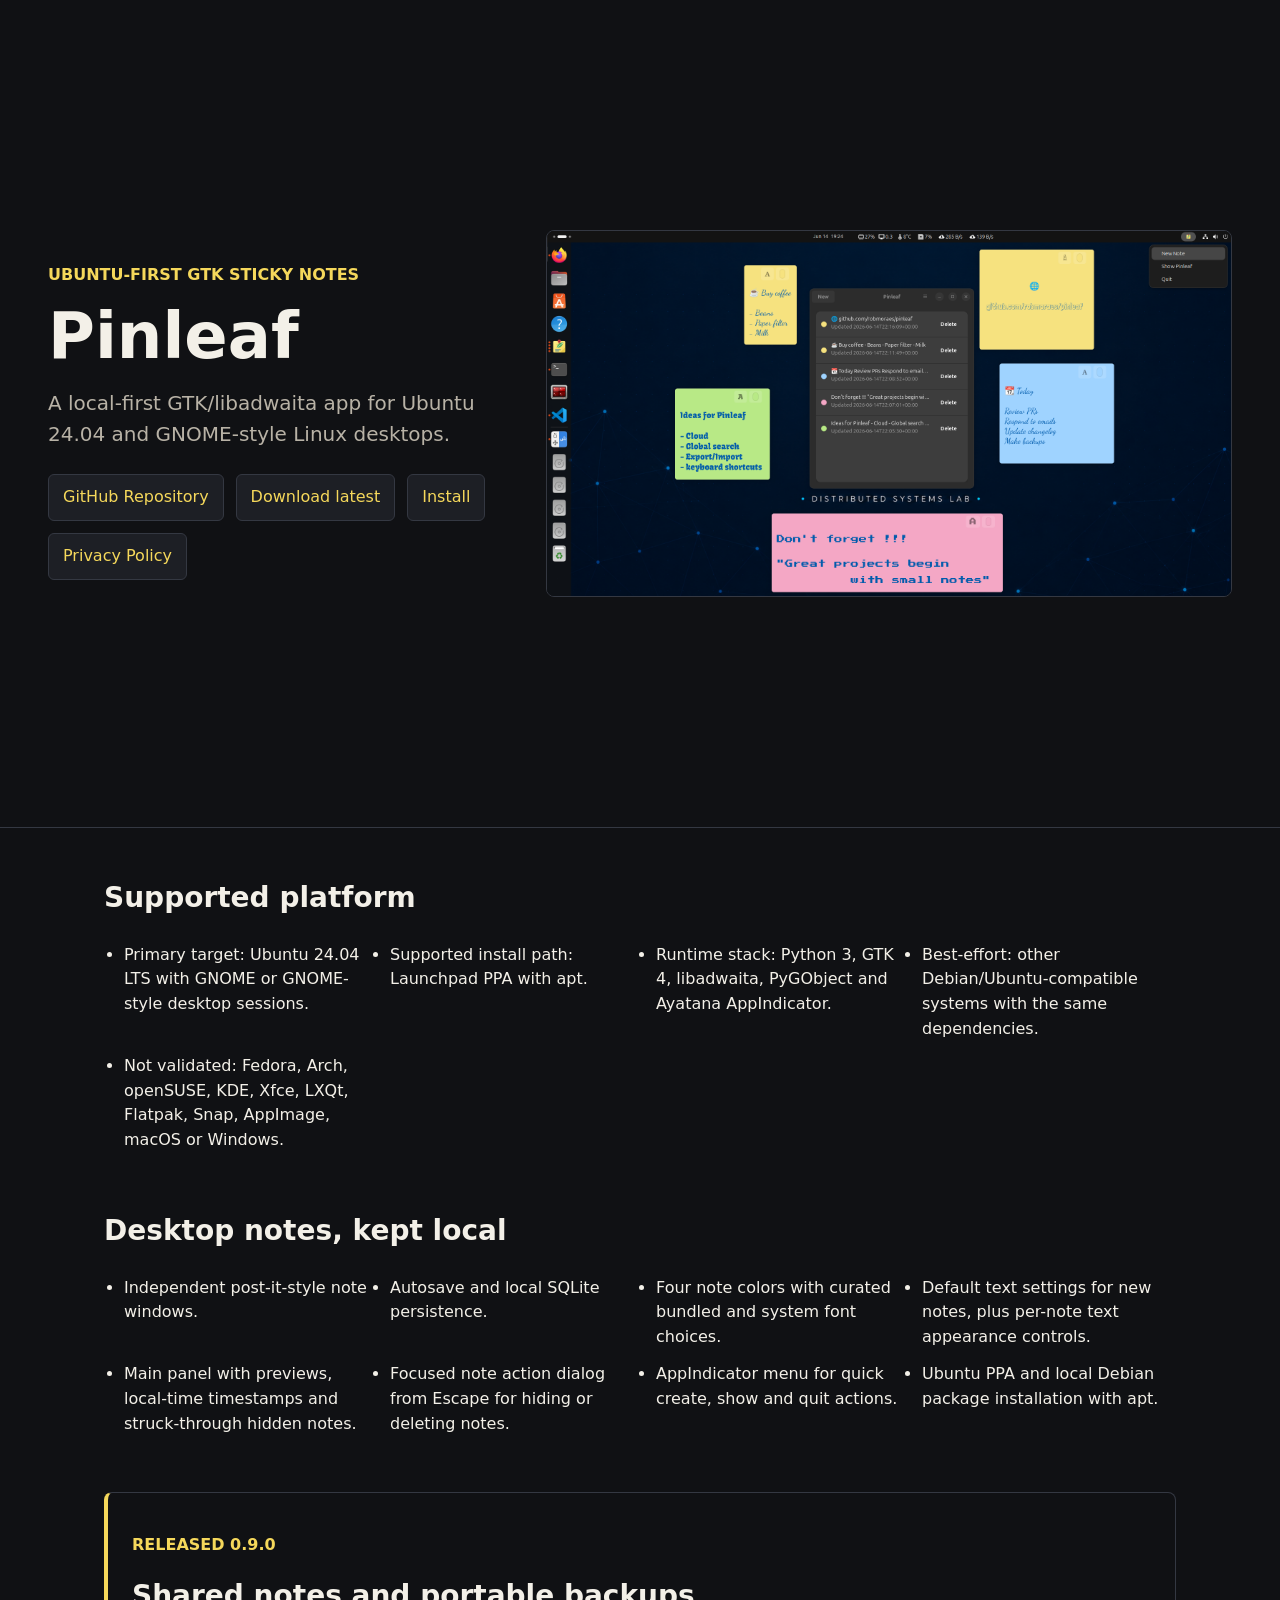
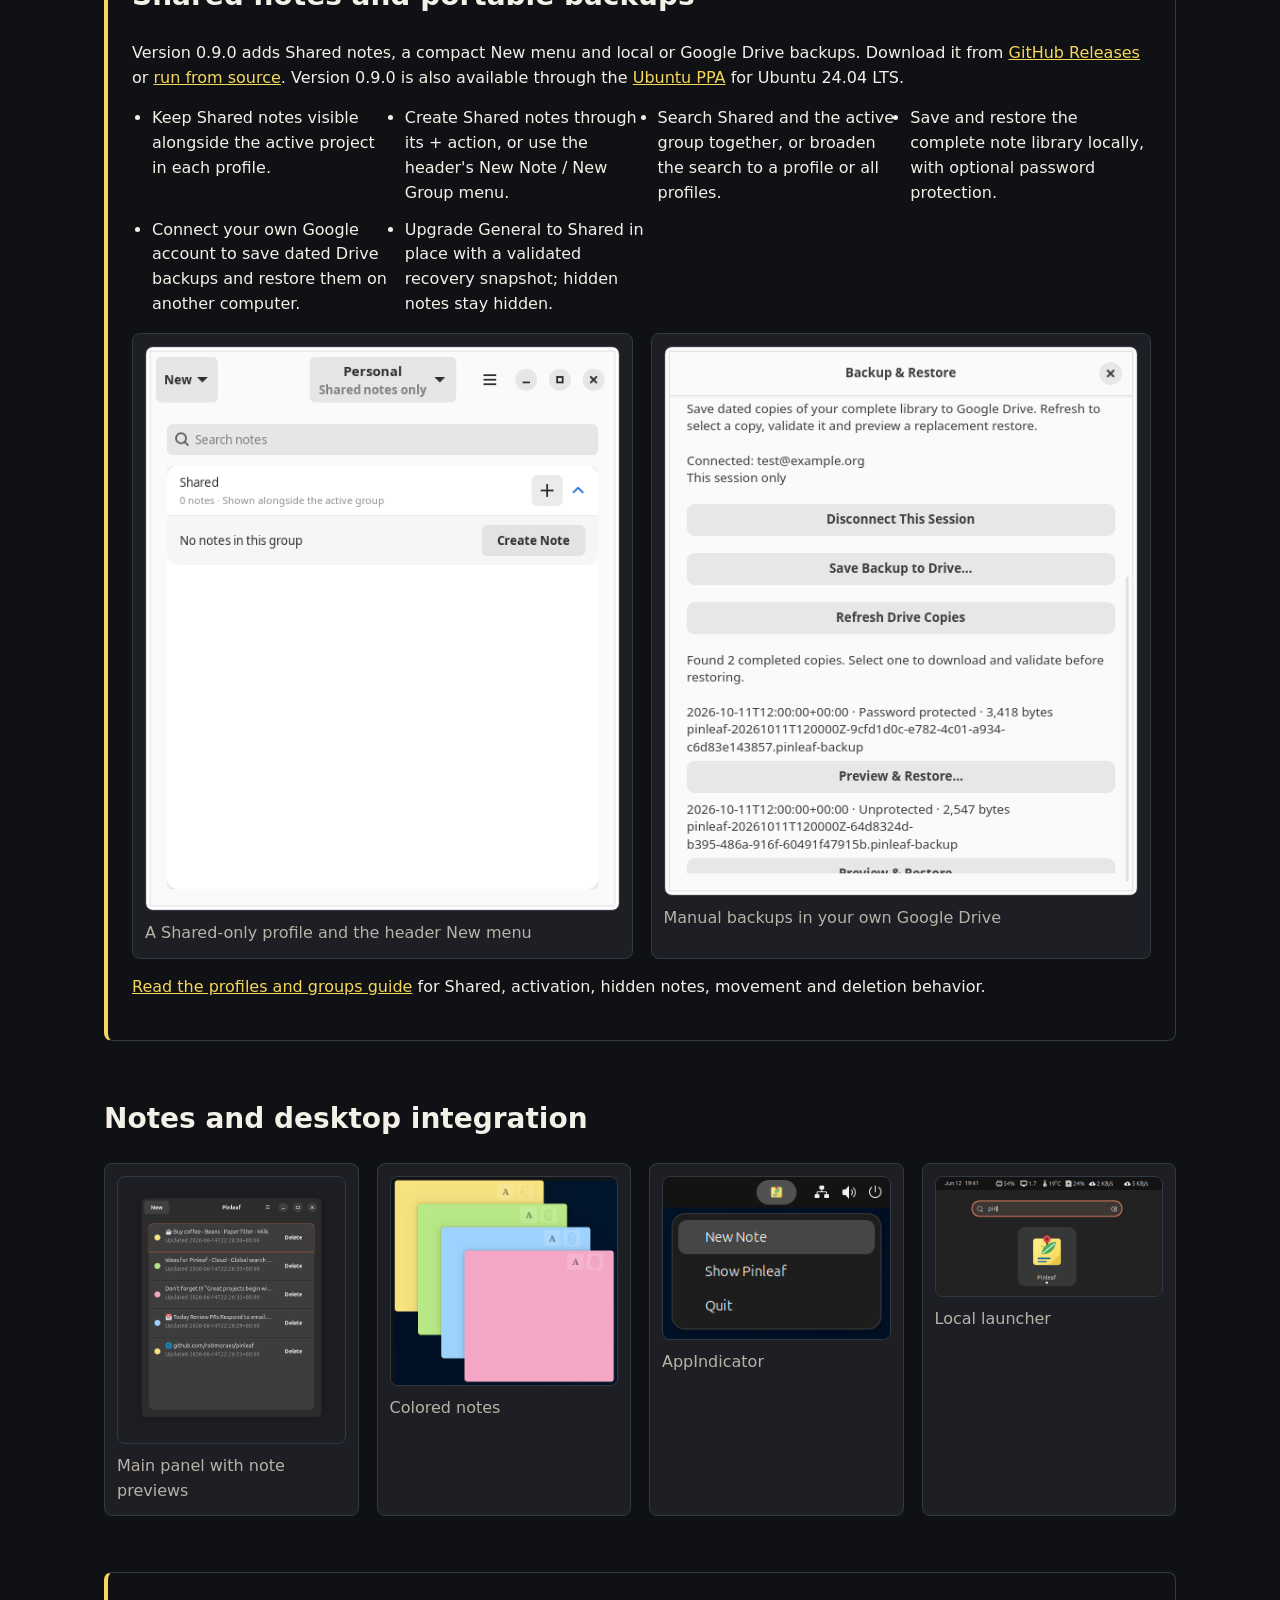
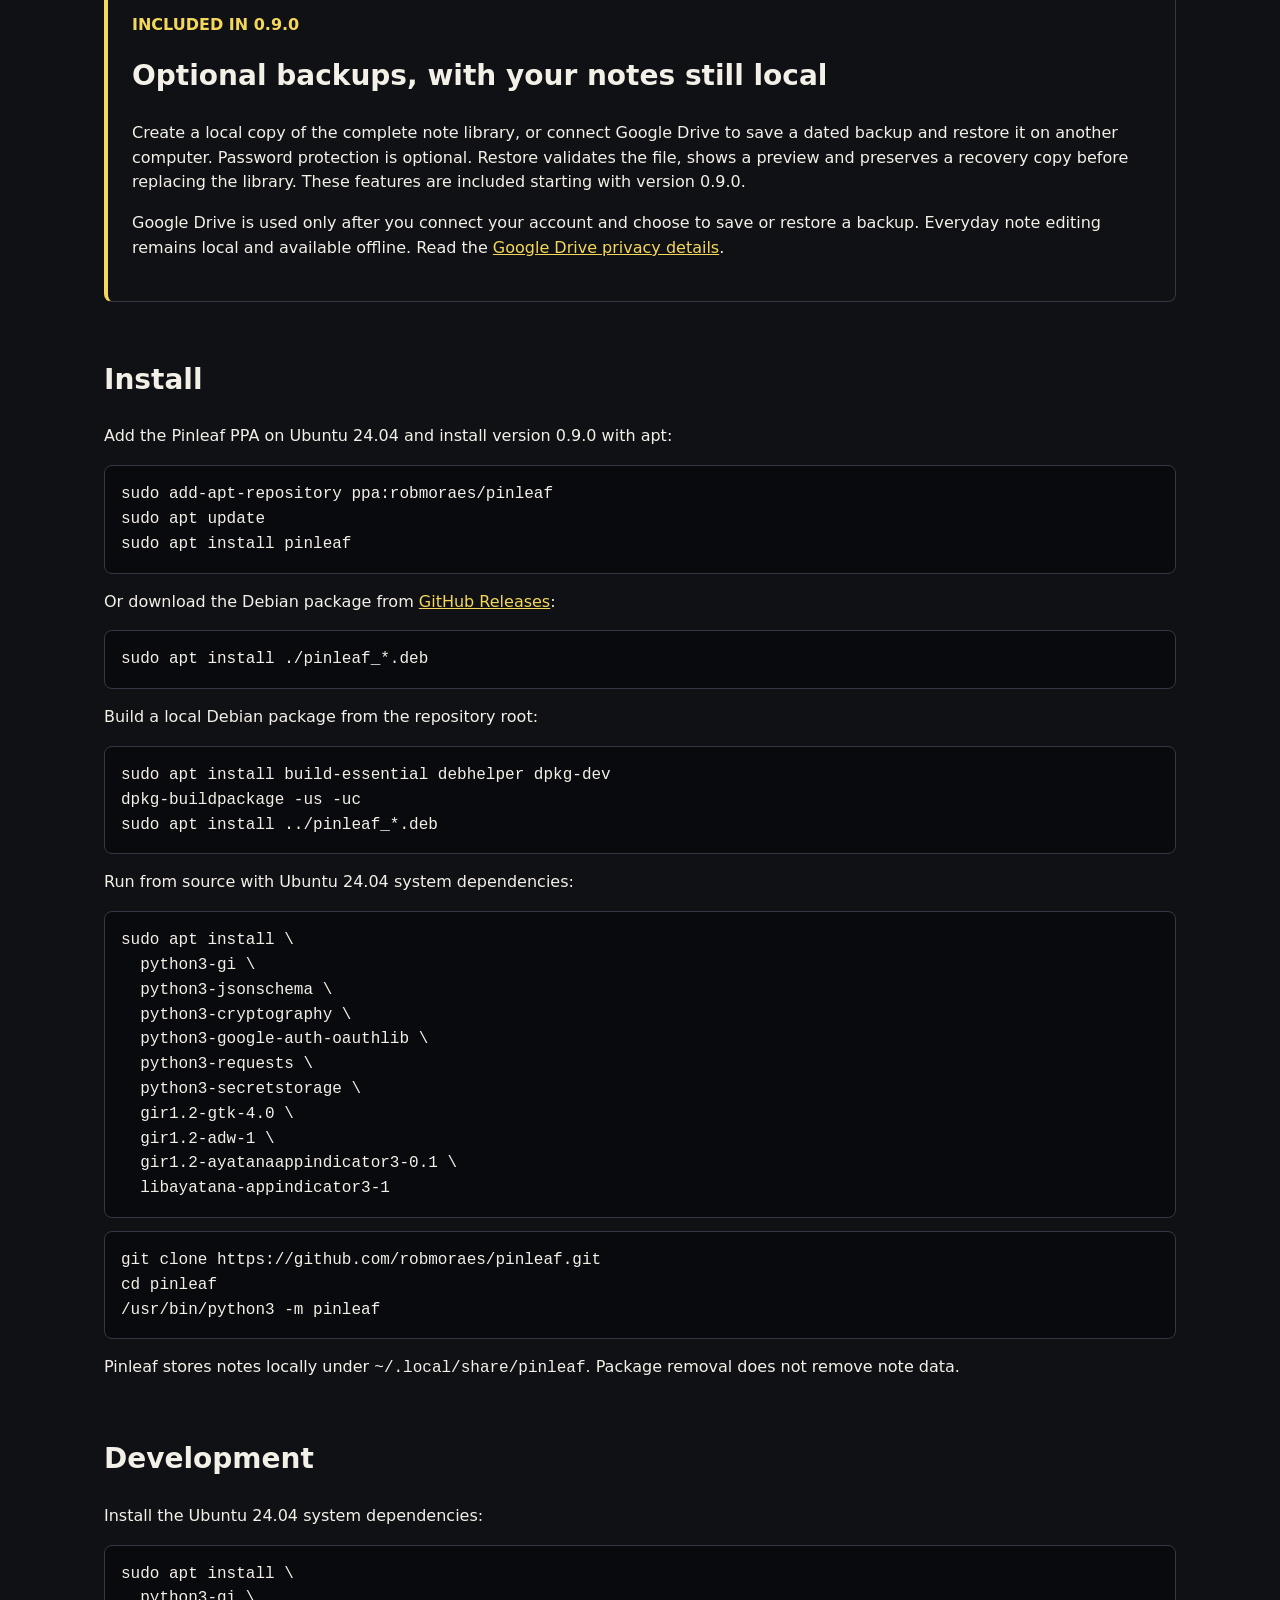
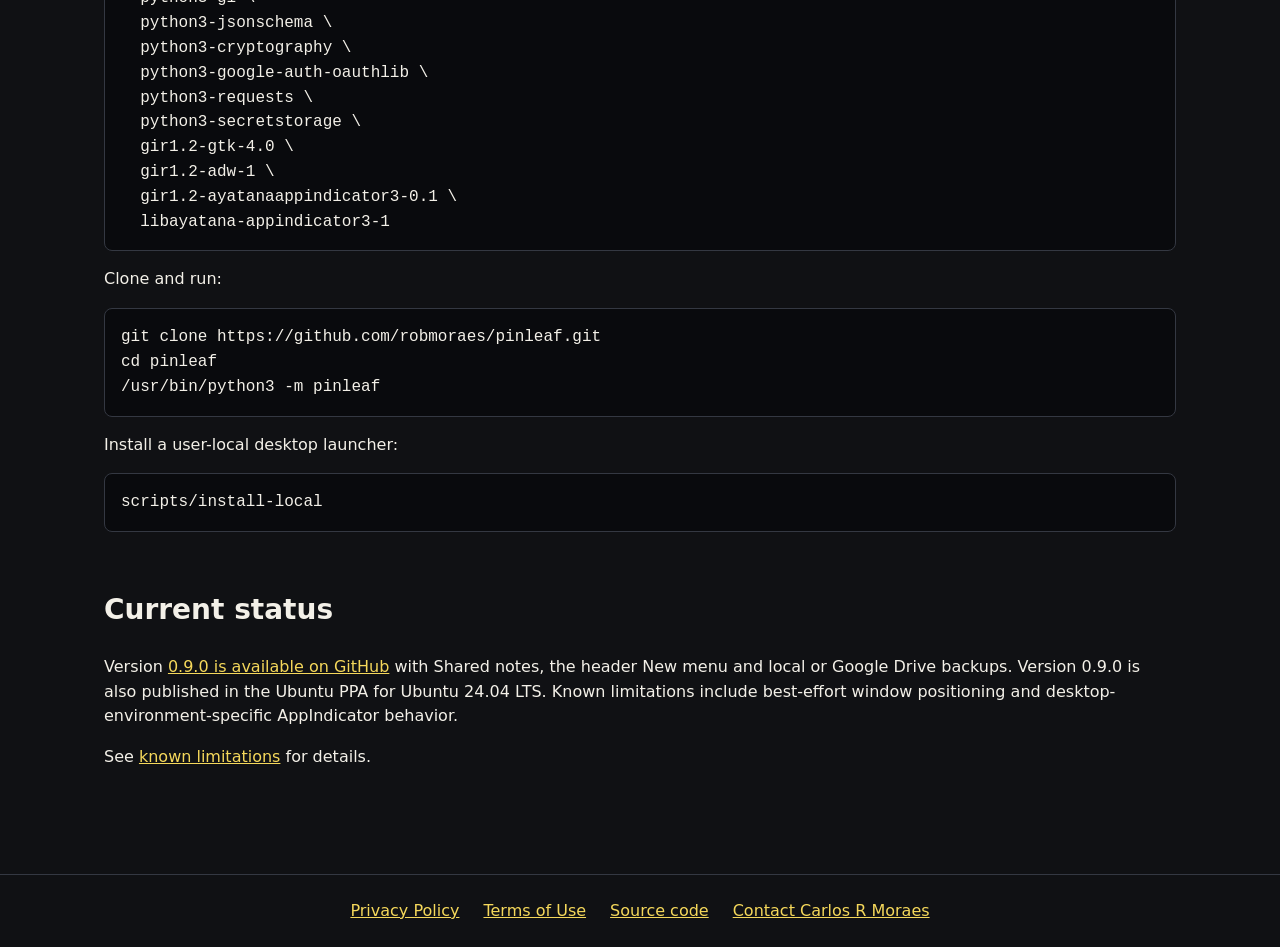
<file: docs/site/index.html>
<!doctype html>
<html lang="en">
  <head>
    <meta charset="utf-8">
    <meta name="viewport" content="width=device-width, initial-scale=1">
    <title>Pinleaf</title>
    <meta name="description" content="Pinleaf is a local-first desktop sticky notes app for Ubuntu-first, GNOME-style Linux desktops.">
    <link rel="canonical" href="https://pinleaf.dslab.dev.br/">
    <link rel="stylesheet" href="styles.css">
  </head>
  <body>
    <header class="hero">
      <div class="hero-copy">
        <p class="eyebrow">Ubuntu-first GTK sticky notes</p>
        <h1>Pinleaf</h1>
        <p class="lead">
          A local-first GTK/libadwaita app for Ubuntu 24.04 and GNOME-style
          Linux desktops.
        </p>
        <div class="actions">
          <a href="https://github.com/robmoraes/pinleaf">GitHub Repository</a>
          <a href="https://github.com/robmoraes/pinleaf/releases/latest">Download latest</a>
          <a href="#install">Install</a>
          <a href="privacy.html">Privacy Policy</a>
        </div>
      </div>
      <img src="assets/screenshots/overview.png" alt="Pinleaf desktop with four colored notes, the main panel and the AppIndicator menu open.">
    </header>

    <main>
      <section>
        <h2>Supported platform</h2>
        <ul class="features">
          <li>Primary target: Ubuntu 24.04 LTS with GNOME or GNOME-style desktop sessions.</li>
          <li>Supported install path: Launchpad PPA with apt.</li>
          <li>Runtime stack: Python 3, GTK 4, libadwaita, PyGObject and Ayatana AppIndicator.</li>
          <li>Best-effort: other Debian/Ubuntu-compatible systems with the same dependencies.</li>
          <li>Not validated: Fedora, Arch, openSUSE, KDE, Xfce, LXQt, Flatpak, Snap, AppImage, macOS or Windows.</li>
        </ul>
      </section>

      <section>
        <h2>Desktop notes, kept local</h2>
        <ul class="features">
          <li>Independent post-it-style note windows.</li>
          <li>Autosave and local SQLite persistence.</li>
          <li>Four note colors with curated bundled and system font choices.</li>
          <li>Default text settings for new notes, plus per-note text appearance controls.</li>
          <li>Main panel with previews, local-time timestamps and struck-through hidden notes.</li>
          <li>Focused note action dialog from Escape for hiding or deleting notes.</li>
          <li>AppIndicator menu for quick create, show and quit actions.</li>
          <li>Ubuntu PPA and local Debian package installation with apt.</li>
        </ul>
      </section>

      <section id="preview" class="release-highlights">
        <p class="eyebrow">Released 0.9.0</p>
        <h2>Shared notes and portable backups</h2>
        <p>
          Version 0.9.0 adds Shared notes, a compact New menu and local or
          Google Drive backups. Download it from
          <a href="https://github.com/robmoraes/pinleaf/releases/tag/v0.9.0">GitHub Releases</a>
          or <a href="#run">run from source</a>.
          Version 0.9.0 is also available through the
          <a href="#install">Ubuntu PPA</a> for Ubuntu 24.04 LTS.
        </p>
        <ul class="features">
          <li>Keep Shared notes visible alongside the active project in each profile.</li>
          <li>Create Shared notes through its + action, or use the header's New Note / New Group menu.</li>
          <li>Search Shared and the active group together, or broaden the search to a profile or all profiles.</li>
          <li>Save and restore the complete note library locally, with optional password protection.</li>
          <li>Connect your own Google account to save dated Drive backups and restore them on another computer.</li>
          <li>Upgrade General to Shared in place with a validated recovery snapshot; hidden notes stay hidden.</li>
        </ul>
        <div class="gallery release-gallery">
          <figure>
            <img src="assets/screenshots/shared-panel.png" width="520" height="620" loading="lazy" alt="Pinleaf 0.9.0 source panel with a Shared-only profile, its + action and the New dropdown in the header.">
            <figcaption>A Shared-only profile and the header New menu</figcaption>
          </figure>
          <figure>
            <img src="assets/screenshots/drive-backups.png" width="500" height="580" loading="lazy" alt="Pinleaf Backup and Restore window listing protected and unprotected synthetic Google Drive copies with Preview and Restore actions.">
            <figcaption>Manual backups in your own Google Drive</figcaption>
          </figure>
        </div>
        <p>
          <a href="https://github.com/robmoraes/pinleaf/blob/main/README.md#profiles-and-groups">Read the profiles and groups guide</a>
          for Shared, activation, hidden notes, movement and deletion behavior.
        </p>
      </section>

      <section>
        <h2>Notes and desktop integration</h2>
        <div class="gallery">
          <figure>
            <img src="assets/screenshots/panel.png" alt="Pinleaf main panel listing notes with color indicators, previews and timestamps.">
            <figcaption>Main panel with note previews</figcaption>
          </figure>
          <figure>
            <img src="assets/screenshots/notes.png" alt="Four overlapping Pinleaf note windows in yellow, green, blue and pink.">
            <figcaption>Colored notes</figcaption>
          </figure>
          <figure>
            <img src="assets/screenshots/indicator.png" alt="Pinleaf AppIndicator menu with New Note, Show Pinleaf and Quit actions.">
            <figcaption>AppIndicator</figcaption>
          </figure>
          <figure>
            <img src="assets/screenshots/launcher.png" alt="Pinleaf appearing in Ubuntu application search.">
            <figcaption>Local launcher</figcaption>
          </figure>
        </div>
      </section>

      <section id="backups" class="release-highlights">
        <p class="eyebrow">Included in 0.9.0</p>
        <h2>Optional backups, with your notes still local</h2>
        <p>
          Create a local copy of the complete note library, or connect Google
          Drive to save a dated backup and restore it on another computer.
          Password protection is optional. Restore validates the file, shows a
          preview and preserves a recovery copy before replacing the library.
          These features are included starting with version 0.9.0.
        </p>
        <p>
          Google Drive is used only after you connect your account and
          choose to save or restore a backup. Everyday note editing remains
          local and available offline. Read the
          <a href="privacy.html#google-drive">Google Drive privacy details</a>.
        </p>
      </section>

      <section id="install">
        <h2>Install</h2>
        <p>
          Add the Pinleaf PPA on Ubuntu 24.04 and install version 0.9.0 with apt:
        </p>
        <pre><code>sudo add-apt-repository ppa:robmoraes/pinleaf
sudo apt update
sudo apt install pinleaf</code></pre>

        <p>
          Or download the Debian package from
          <a href="https://github.com/robmoraes/pinleaf/releases/latest">GitHub Releases</a>:
        </p>
        <pre><code>sudo apt install ./pinleaf_*.deb</code></pre>

        <p>Build a local Debian package from the repository root:</p>
        <pre><code>sudo apt install build-essential debhelper dpkg-dev
dpkg-buildpackage -us -uc
sudo apt install ../pinleaf_*.deb</code></pre>

        <p>Run from source with Ubuntu 24.04 system dependencies:</p>
        <pre><code>sudo apt install \
  python3-gi \
  python3-jsonschema \
  python3-cryptography \
  python3-google-auth-oauthlib \
  python3-requests \
  python3-secretstorage \
  gir1.2-gtk-4.0 \
  gir1.2-adw-1 \
  gir1.2-ayatanaappindicator3-0.1 \
  libayatana-appindicator3-1</code></pre>

        <pre><code>git clone https://github.com/robmoraes/pinleaf.git
cd pinleaf
/usr/bin/python3 -m pinleaf</code></pre>

        <p>Pinleaf stores notes locally under <code>~/.local/share/pinleaf</code>. Package removal does not remove note data.</p>
      </section>

      <section id="run">
        <h2>Development</h2>
        <p>Install the Ubuntu 24.04 system dependencies:</p>
        <pre><code>sudo apt install \
  python3-gi \
  python3-jsonschema \
  python3-cryptography \
  python3-google-auth-oauthlib \
  python3-requests \
  python3-secretstorage \
  gir1.2-gtk-4.0 \
  gir1.2-adw-1 \
  gir1.2-ayatanaappindicator3-0.1 \
  libayatana-appindicator3-1</code></pre>

        <p>Clone and run:</p>
        <pre><code>git clone https://github.com/robmoraes/pinleaf.git
cd pinleaf
/usr/bin/python3 -m pinleaf</code></pre>

        <p>Install a user-local desktop launcher:</p>
        <pre><code>scripts/install-local</code></pre>
      </section>

      <section>
        <h2>Current status</h2>
        <p>
          Version
          <a href="https://github.com/robmoraes/pinleaf/releases/tag/v0.9.0">0.9.0 is available on GitHub</a>
          with Shared notes, the header New menu and local or Google Drive backups.
          Version 0.9.0 is also published in the Ubuntu PPA for Ubuntu 24.04 LTS.
          Known limitations include
          best-effort window positioning and desktop-environment-specific
          AppIndicator behavior.
        </p>
        <p>
          See <a href="https://github.com/robmoraes/pinleaf/blob/main/docs/known-limitations.md">known limitations</a>
          for details.
        </p>
      </section>
    </main>
    <footer class="site-footer">
      <nav aria-label="Site links">
        <a href="privacy.html">Privacy Policy</a>
        <a href="terms.html">Terms of Use</a>
        <a href="https://github.com/robmoraes/pinleaf">Source code</a>
        <a href="mailto:carlos.moraes.as@gmail.com">Contact Carlos R Moraes</a>
      </nav>
    </footer>
  </body>
</html>
</file>
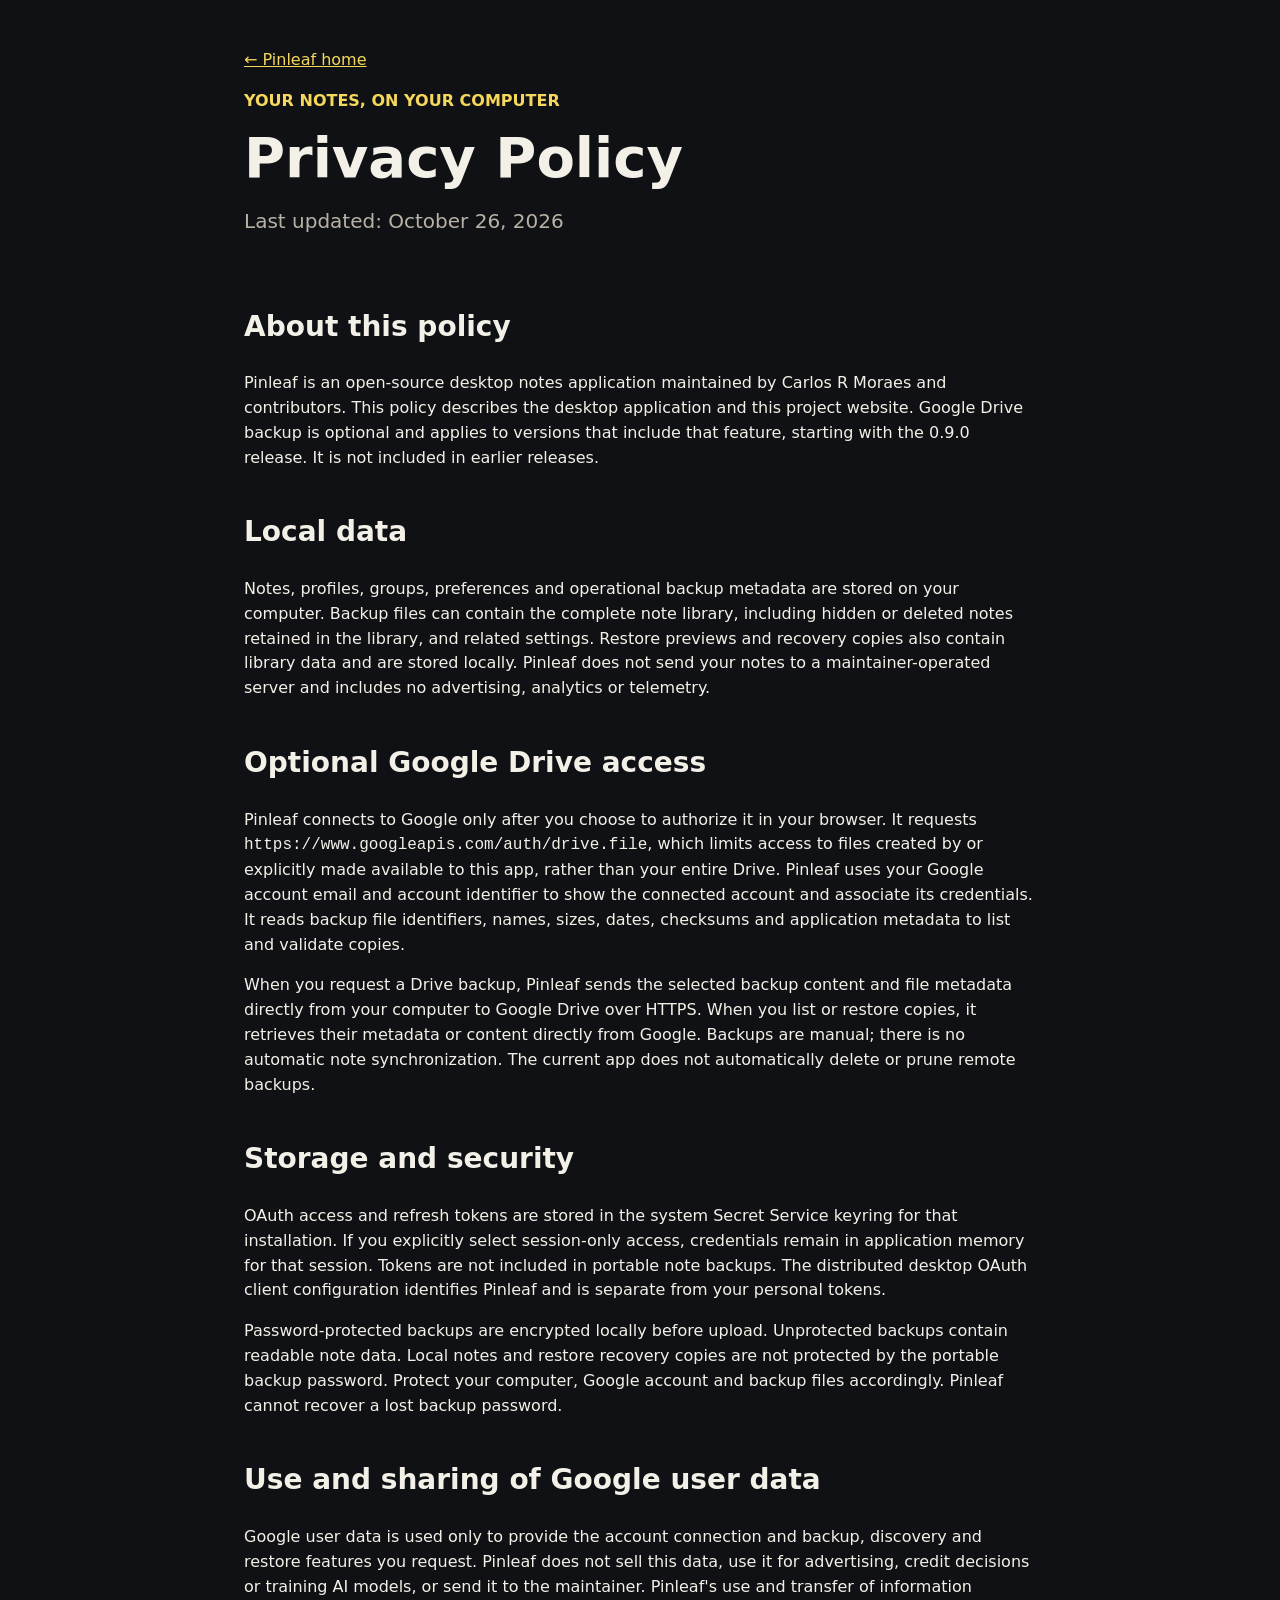
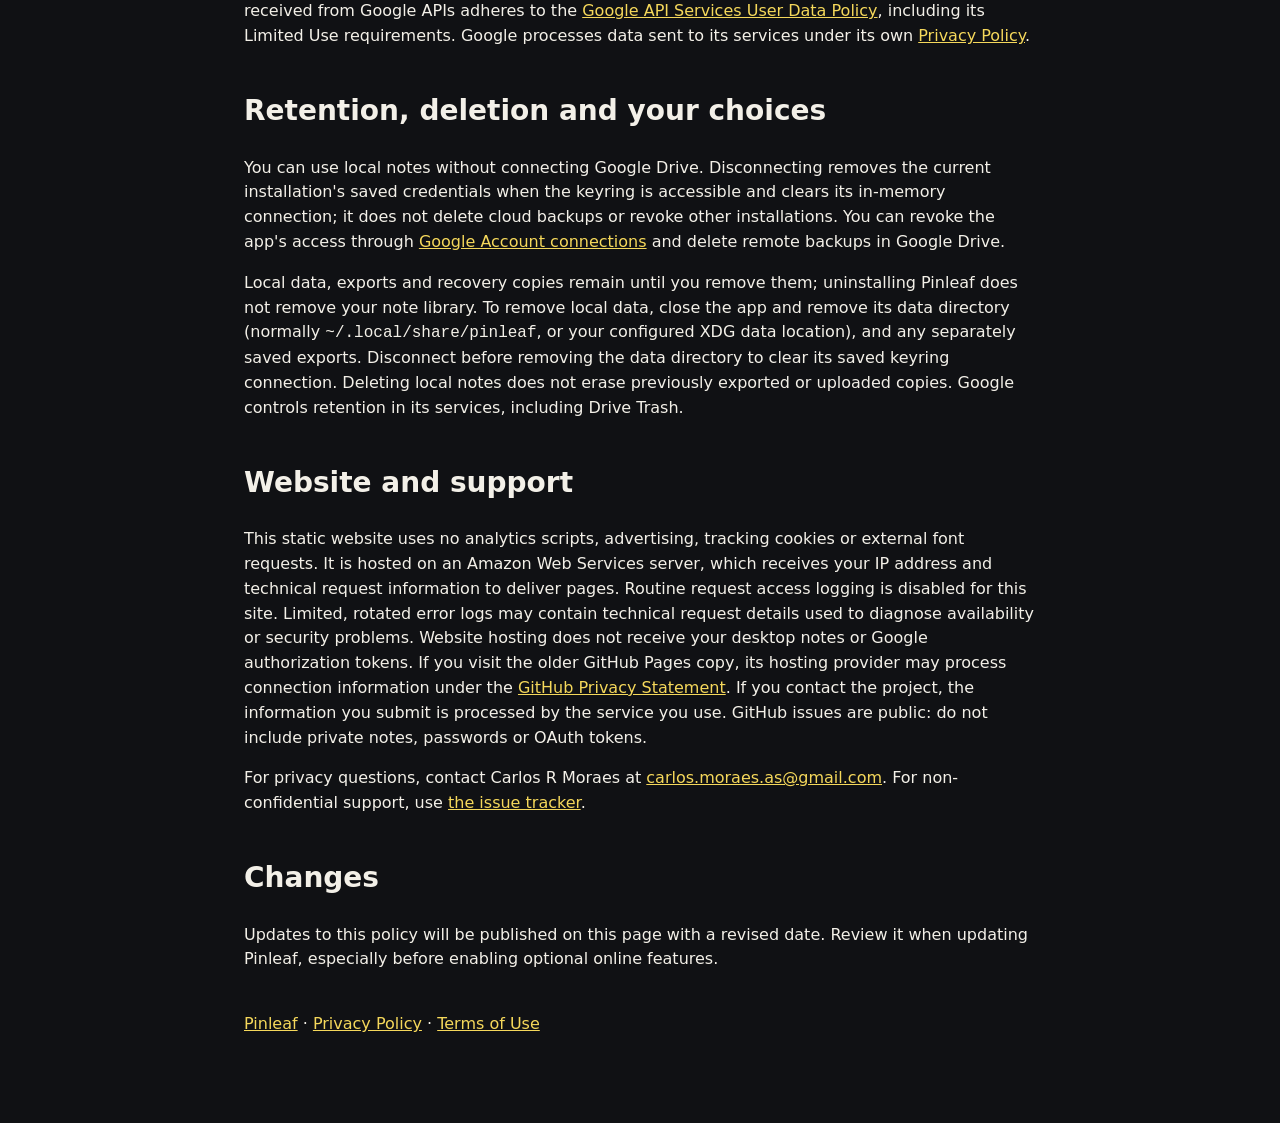
<file: docs/site/privacy.html>
<!doctype html>
<html lang="en">
  <head>
    <meta charset="utf-8">
    <meta name="viewport" content="width=device-width, initial-scale=1">
    <title>Privacy Policy — Pinleaf</title>
    <meta name="description" content="Pinleaf privacy policy for local notes and optional Google Drive backups.">
    <link rel="canonical" href="https://pinleaf.dslab.dev.br/privacy.html">
    <link rel="stylesheet" href="styles.css">
  </head>
  <body>
    <header class="policy-header">
      <a href="./">← Pinleaf home</a>
      <p class="eyebrow">Your notes, on your computer</p>
      <h1>Privacy Policy</h1>
      <p class="lead">Last updated: October 26, 2026</p>
    </header>
    <main class="policy">

      <section>
        <h2>About this policy</h2>
        <p>
          Pinleaf is an open-source desktop notes application maintained by Carlos R
          Moraes and contributors. This policy describes the desktop application and this
          project website. Google Drive backup is optional and applies to versions that
          include that feature, starting with the 0.9.0 release. It is not included in
          earlier releases.
        </p>
      </section>
      <section>
        <h2>Local data</h2>
        <p>
          Notes, profiles, groups, preferences and operational backup metadata are stored
          on your computer. Backup files can contain the complete note library, including
          hidden or deleted notes retained in the library, and related settings. Restore
          previews and recovery copies also contain library data and are stored locally.
          Pinleaf does not send your notes to a maintainer-operated server and includes no
          advertising, analytics or telemetry.
        </p>
      </section>
      <section id="google-drive">
        <h2>Optional Google Drive access</h2>
        <p>
          Pinleaf connects to Google only after you choose to authorize it in your
          browser. It requests <code>https://www.googleapis.com/auth/drive.file</code>,
          which limits access to files created by or explicitly made available to this
          app, rather than your entire Drive. Pinleaf uses your Google account email and
          account identifier to show the connected account and associate its credentials.
          It reads backup file identifiers, names, sizes, dates, checksums and application
          metadata to list and validate copies.
        </p>
        <p>
          When you request a Drive backup, Pinleaf sends the selected backup content and
          file metadata directly from your computer to Google Drive over HTTPS. When you
          list or restore copies, it retrieves their metadata or content directly from
          Google. Backups are manual; there is no automatic note synchronization. The
          current app does not automatically delete or prune remote backups.
        </p>
      </section>
      <section>
        <h2>Storage and security</h2>
        <p>
          OAuth access and refresh tokens are stored in the system Secret Service keyring
          for that installation. If you explicitly select session-only access, credentials
          remain in application memory for that session. Tokens are not included in
          portable note backups. The distributed desktop OAuth client configuration
          identifies Pinleaf and is separate from your personal tokens.
        </p>
        <p>
          Password-protected backups are encrypted locally before upload. Unprotected
          backups contain readable note data. Local notes and restore recovery copies are
          not protected by the portable backup password. Protect your computer, Google
          account and backup files accordingly. Pinleaf cannot recover a lost backup
          password.
        </p>
      </section>
      <section>
        <h2>Use and sharing of Google user data</h2>
        <p>
          Google user data is used only to provide the account connection and backup,
          discovery and restore features you request. Pinleaf does not sell this data, use
          it for advertising, credit decisions or training AI models, or send it to the
          maintainer. Pinleaf's use and transfer of information received from Google APIs
          adheres to the <a
          href="https://developers.google.com/terms/api-services-user-data-policy">Google
          API Services User Data Policy</a>, including its Limited Use requirements.
          Google processes data sent to its services under its own <a
          href="https://policies.google.com/privacy">Privacy Policy</a>.
        </p>
      </section>
      <section>
        <h2>Retention, deletion and your choices</h2>
        <p>
          You can use local notes without connecting Google Drive. Disconnecting removes
          the current installation's saved credentials when the keyring is accessible and
          clears its in-memory connection; it does not delete cloud backups or revoke
          other installations. You can revoke the app's access through <a
          href="https://myaccount.google.com/connections">Google Account connections</a>
          and delete remote backups in Google Drive.
        </p>
        <p>
          Local data, exports and recovery copies remain until you remove them;
          uninstalling Pinleaf does not remove your note library. To remove local data,
          close the app and remove its data directory (normally
          <code>~/.local/share/pinleaf</code>, or your configured XDG data location), and
          any separately saved exports. Disconnect before removing the data directory to
          clear its saved keyring connection. Deleting local notes does not erase
          previously exported or uploaded copies. Google controls retention in its
          services, including Drive Trash.
        </p>
      </section>
      <section>
        <h2>Website and support</h2>
        <p>
          This static website uses no analytics scripts, advertising, tracking cookies or
          external font requests. It is hosted on an Amazon Web Services server, which
          receives your IP address and technical request information to deliver pages.
          Routine request access logging is disabled for this site. Limited, rotated error
          logs may contain technical request details used to diagnose availability or
          security problems. Website hosting does not receive your desktop notes or Google
          authorization tokens. If you visit the older GitHub Pages copy, its hosting
          provider may process connection information under the <a
          href="https://docs.github.com/en/site-policy/privacy-policies/github-general-privacy-statement">GitHub
          Privacy Statement</a>. If you contact the project, the information you submit is
          processed by the service you use. GitHub issues are public: do not include
          private notes, passwords or OAuth tokens.
        </p>
        <p>
          For privacy questions, contact Carlos R Moraes at <a
          href="mailto:carlos.moraes.as@gmail.com">carlos.moraes.as@gmail.com</a>. For
          non-confidential support, use <a
          href="https://github.com/robmoraes/pinleaf/issues">the issue tracker</a>.
        </p>
      </section>
      <section>
        <h2>Changes</h2>
        <p>
          Updates to this policy will be published on this page with a revised date.
          Review it when updating Pinleaf, especially before enabling optional online
          features.
        </p>
      </section>

            <section aria-label="Project links">
        <p>
          <a href="index.html">Pinleaf</a> · <a href="privacy.html">Privacy Policy</a> ·
          <a href="terms.html">Terms of Use</a>
        </p>
      </section>
    </main>
  </body>
</html>
</file>
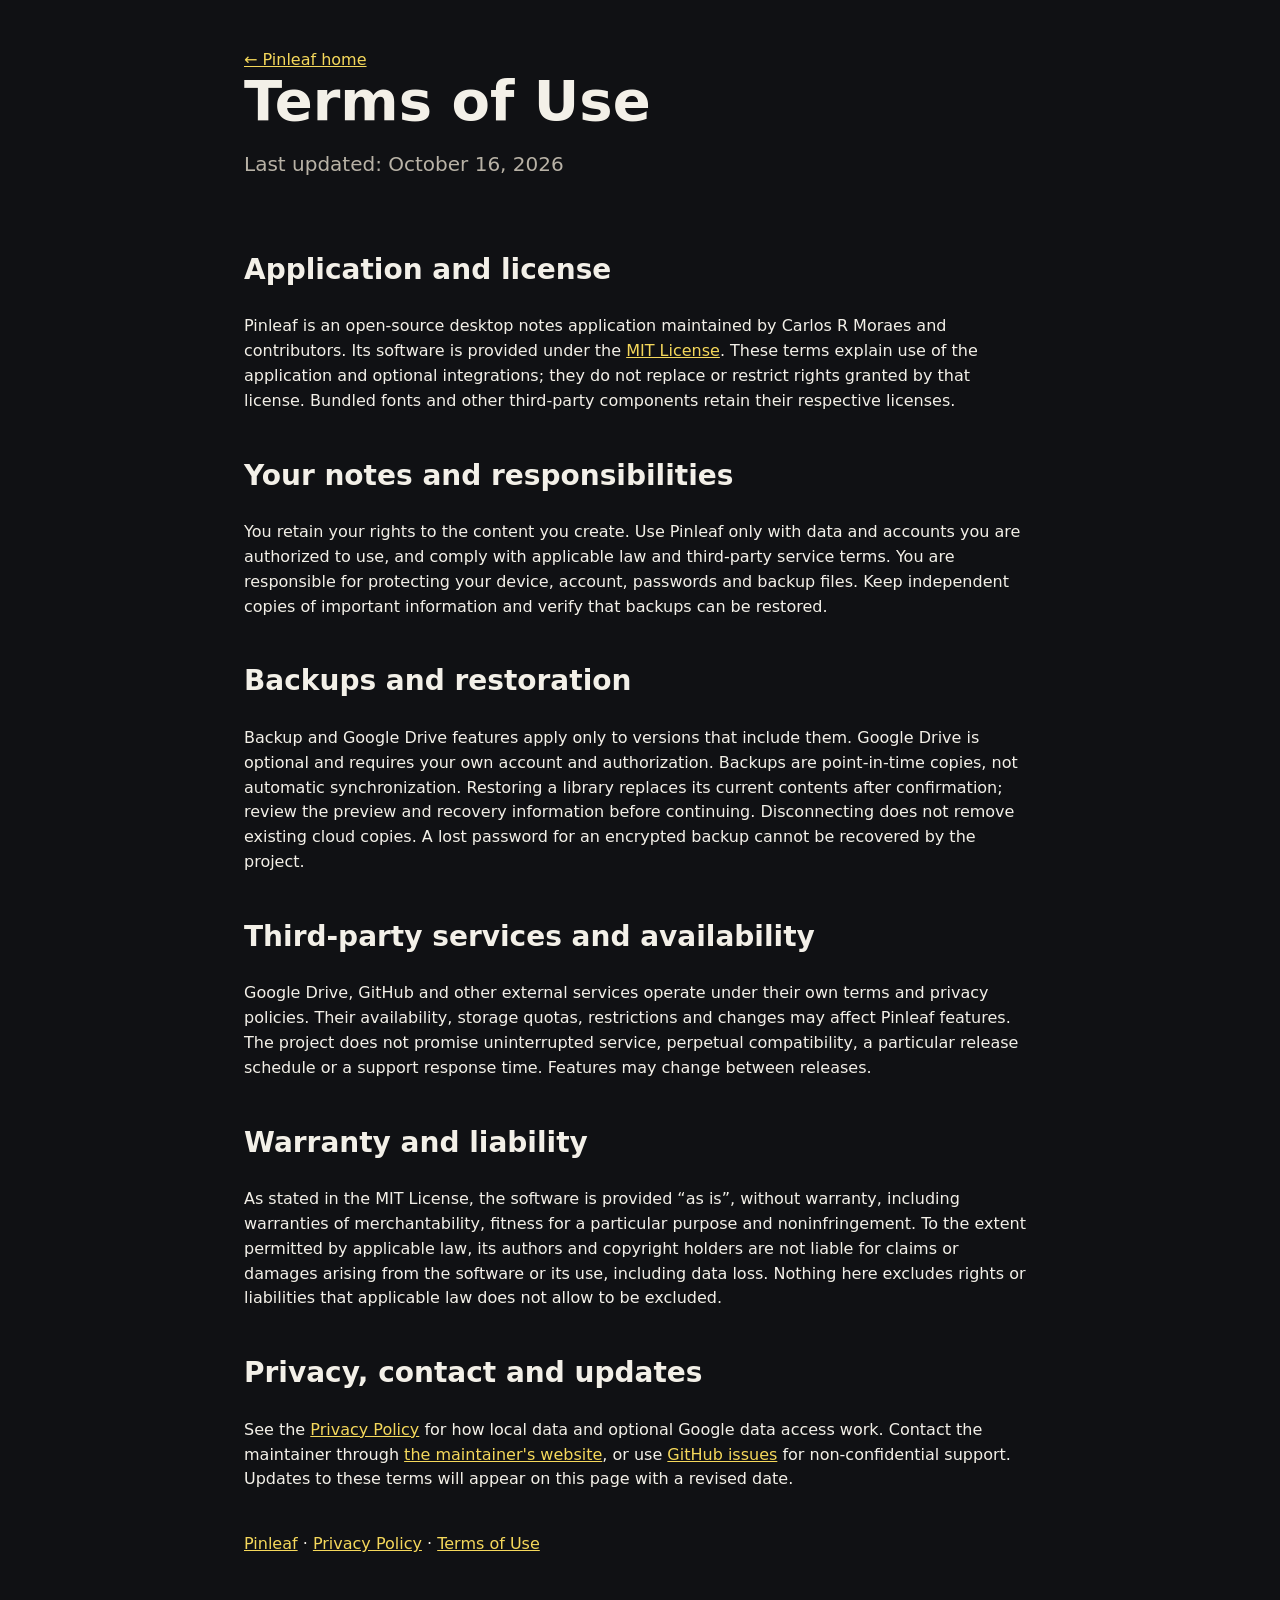
<file: docs/site/terms.html>
<!doctype html>
<html lang="en">
  <head>
    <meta charset="utf-8">
    <meta name="viewport" content="width=device-width, initial-scale=1">
    <title>Terms of Use — Pinleaf</title>
    <meta name="description" content="Pinleaf terms of use for local notes and optional Google Drive backups.">
    <link rel="canonical" href="https://pinleaf.dslab.dev.br/terms.html">
    <link rel="stylesheet" href="styles.css">
  </head>
  <body>
    <header class="policy-header">
      <a href="./">← Pinleaf home</a>
      <h1>Terms of Use</h1>
      <p class="lead">Last updated: October 16, 2026</p>
    </header>
    <main class="policy">

      <section>
        <h2>Application and license</h2>
        <p>
          Pinleaf is an open-source desktop notes application maintained by Carlos R
          Moraes and contributors. Its software is provided under the <a
          href="https://github.com/robmoraes/pinleaf/blob/main/LICENSE">MIT License</a>.
          These terms explain use of the application and optional integrations; they do
          not replace or restrict rights granted by that license. Bundled fonts and other
          third-party components retain their respective licenses.
        </p>
      </section>
      <section>
        <h2>Your notes and responsibilities</h2>
        <p>
          You retain your rights to the content you create. Use Pinleaf only with data and
          accounts you are authorized to use, and comply with applicable law and
          third-party service terms. You are responsible for protecting your device,
          account, passwords and backup files. Keep independent copies of important
          information and verify that backups can be restored.
        </p>
      </section>
      <section>
        <h2>Backups and restoration</h2>
        <p>
          Backup and Google Drive features apply only to versions that include them.
          Google Drive is optional and requires your own account and authorization.
          Backups are point-in-time copies, not automatic synchronization. Restoring a
          library replaces its current contents after confirmation; review the preview and
          recovery information before continuing. Disconnecting does not remove existing
          cloud copies. A lost password for an encrypted backup cannot be recovered by the
          project.
        </p>
      </section>
      <section>
        <h2>Third-party services and availability</h2>
        <p>
          Google Drive, GitHub and other external services operate under their own terms
          and privacy policies. Their availability, storage quotas, restrictions and
          changes may affect Pinleaf features. The project does not promise uninterrupted
          service, perpetual compatibility, a particular release schedule or a support
          response time. Features may change between releases.
        </p>
      </section>
      <section>
        <h2>Warranty and liability</h2>
        <p>
          As stated in the MIT License, the software is provided “as is”, without
          warranty, including warranties of merchantability, fitness for a particular
          purpose and noninfringement. To the extent permitted by applicable law, its
          authors and copyright holders are not liable for claims or damages arising from
          the software or its use, including data loss. Nothing here excludes rights or
          liabilities that applicable law does not allow to be excluded.
        </p>
      </section>
      <section>
        <h2>Privacy, contact and updates</h2>
        <p>
          See the <a href="privacy.html">Privacy Policy</a> for how local data and
          optional Google data access work. Contact the maintainer through <a
          href="https://about.robmoraes.dev.br">the maintainer's website</a>, or use <a
          href="https://github.com/robmoraes/pinleaf/issues">GitHub issues</a> for
          non-confidential support. Updates to these terms will appear on this page with a
          revised date.
        </p>
      </section>

            <section aria-label="Project links">
        <p>
          <a href="index.html">Pinleaf</a> · <a href="privacy.html">Privacy Policy</a> ·
          <a href="terms.html">Terms of Use</a>
        </p>
      </section>
    </main>
  </body>
</html>
</file>
<file: docs/site/styles.css>
:root {
  color-scheme: dark;
  --bg: #101114;
  --panel: #1d1f25;
  --text: #f3f0e8;
  --muted: #b8b2a6;
  --accent: #f5d85b;
  --line: #343842;
}

* {
  box-sizing: border-box;
}

body {
  margin: 0;
  background: var(--bg);
  color: var(--text);
  font-family: Ubuntu, system-ui, sans-serif;
  line-height: 1.55;
}

a {
  color: var(--accent);
}

.hero {
  display: grid;
  grid-template-columns: minmax(280px, 0.95fr) minmax(320px, 1.4fr);
  gap: 32px;
  align-items: center;
  min-height: 92vh;
  padding: 48px;
  border-bottom: 1px solid var(--line);
}

.hero img,
.gallery img {
  display: block;
  width: 100%;
  border-radius: 8px;
  border: 1px solid var(--line);
}

.eyebrow {
  color: var(--accent);
  font-weight: 700;
  text-transform: uppercase;
  letter-spacing: 0;
}

h1 {
  margin: 0;
  font-size: 64px;
  line-height: 1;
}

h2 {
  margin-top: 0;
  font-size: 28px;
}

.lead {
  max-width: 620px;
  color: var(--muted);
  font-size: 20px;
}

.actions {
  display: flex;
  flex-wrap: wrap;
  gap: 12px;
  margin-top: 24px;
}

.actions a {
  padding: 10px 14px;
  border: 1px solid var(--line);
  border-radius: 6px;
  background: var(--panel);
  text-decoration: none;
}

main {
  max-width: 1120px;
  margin: 0 auto;
  padding: 48px 24px;
}

section {
  margin-bottom: 56px;
}

.features {
  display: grid;
  grid-template-columns: repeat(auto-fit, minmax(min(100%, 240px), 1fr));
  gap: 12px;
  padding-left: 20px;
}

.gallery {
  display: grid;
  grid-template-columns: repeat(auto-fit, minmax(240px, 1fr));
  gap: 18px;
}

.release-highlights {
  padding: 24px;
  border: 1px solid var(--line);
  border-left: 4px solid var(--accent);
  border-radius: 8px;
}

.release-gallery {
  grid-template-columns: repeat(auto-fit, minmax(min(100%, 280px), 1fr));
}

.release-gallery img {
  height: auto;
}

figure {
  margin: 0;
  padding: 12px;
  background: var(--panel);
  border: 1px solid var(--line);
  border-radius: 8px;
}

figcaption {
  margin-top: 10px;
  color: var(--muted);
}

pre {
  overflow-x: auto;
  padding: 16px;
  background: #090a0d;
  border: 1px solid var(--line);
  border-radius: 8px;
}

code {
  font-family: "Ubuntu Mono", monospace;
}

.site-footer {
  padding: 24px;
  border-top: 1px solid var(--line);
}

.site-footer nav {
  display: flex;
  flex-wrap: wrap;
  justify-content: center;
  gap: 12px 24px;
}

.policy-header {
  max-width: 840px;
  margin: 0 auto;
  padding: 48px 24px 0;
}

.policy-header h1 {
  font-size: clamp(36px, 7vw, 56px);
}

.policy {
  max-width: 840px;
  overflow-wrap: anywhere;
}

.policy section {
  margin-bottom: 40px;
}

@media (max-width: 840px) {
  .hero {
    grid-template-columns: 1fr;
    min-height: auto;
    padding: 32px 20px;
  }

  h1 {
    font-size: 48px;
  }
}
</file>
